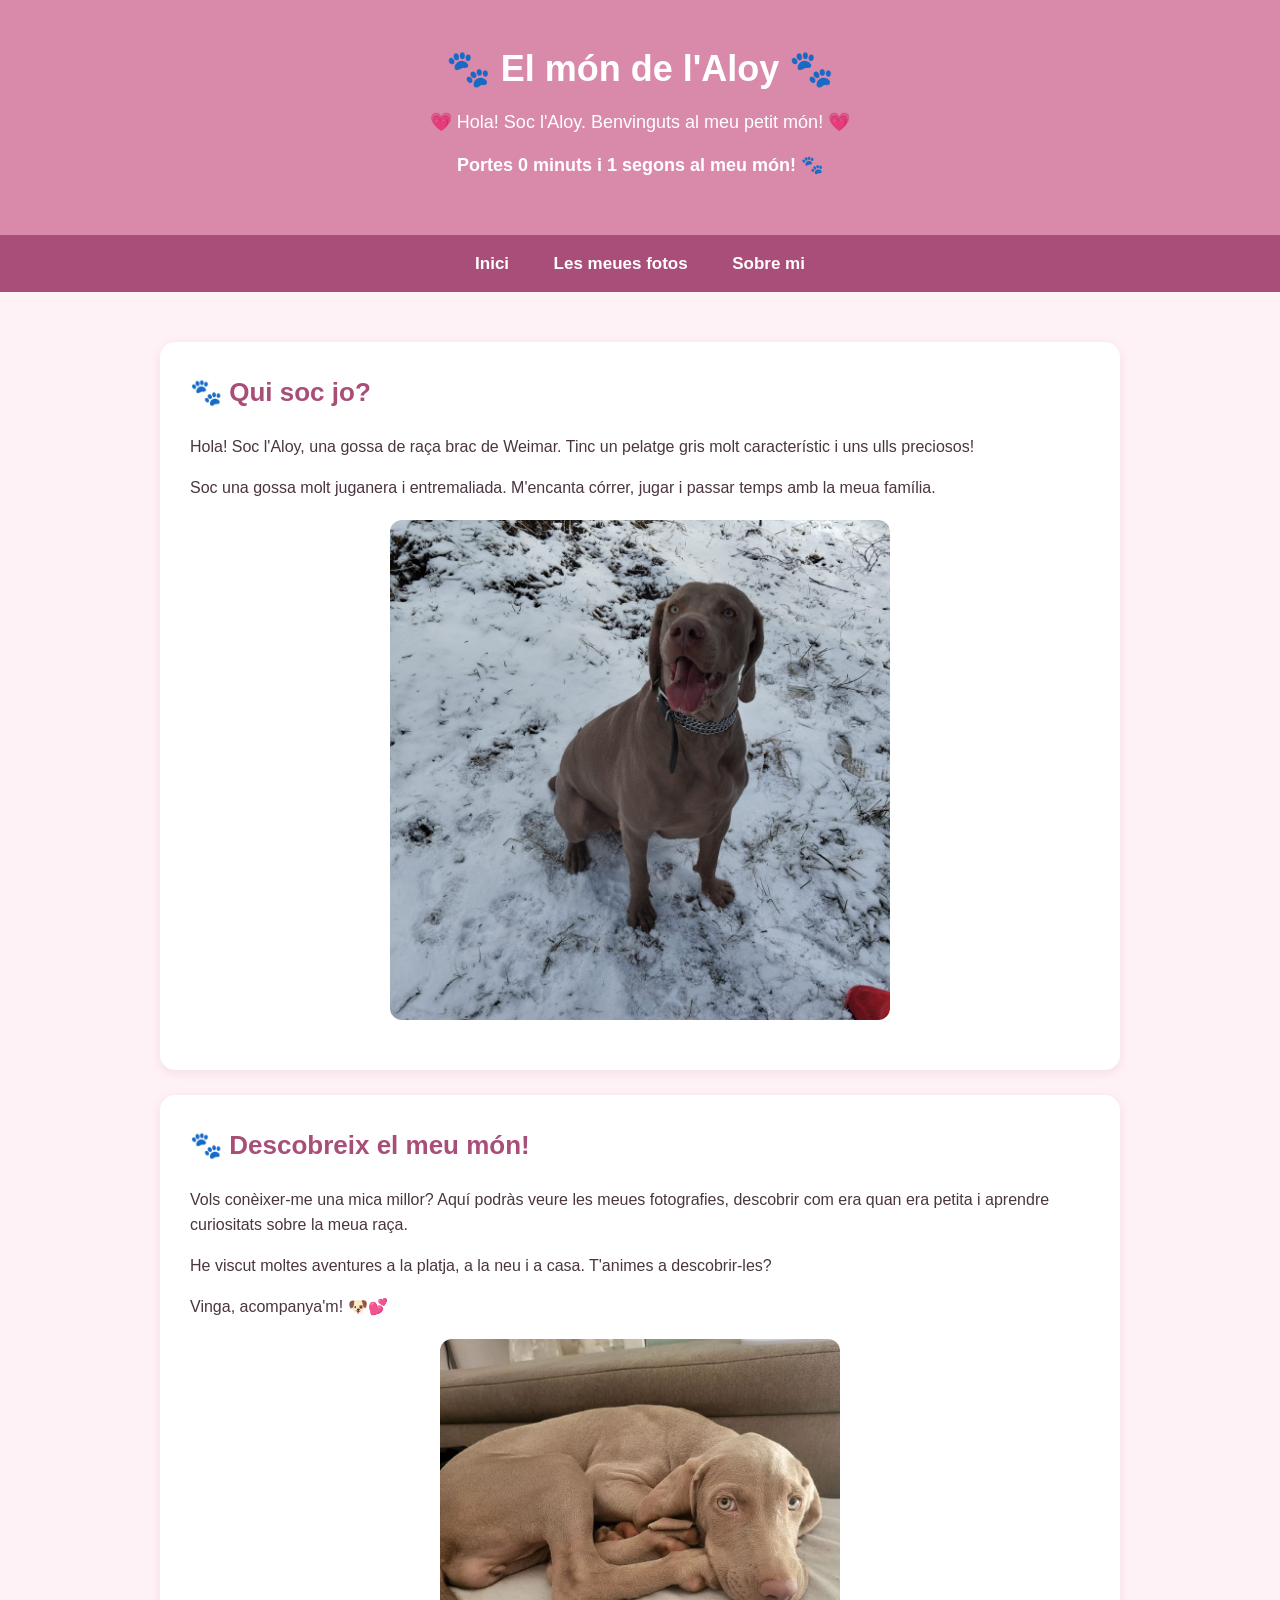
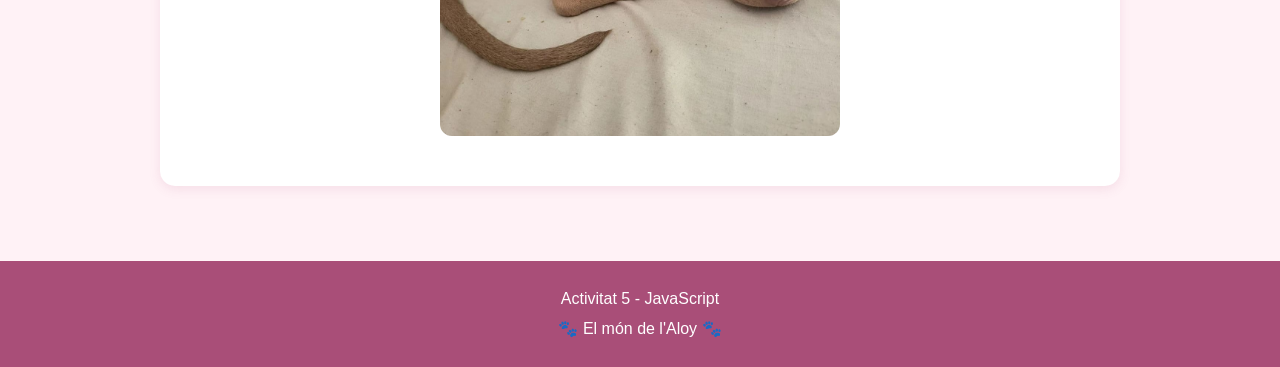
<file: index.html>
<!DOCTYPE html>
<html lang="ca">

<head>
    <meta charset="UTF-8">
    <meta name="viewport" content="width=device-width, initial-scale=1.0">

    <meta name="description"
          content="Coneix l'Aloy, una gossa de raça brac de Weimar, i descobreix les seues aventures.">

    <meta name="author" content="Alumne">

    <meta name="keywords"
          content="Aloy, gossa, brac de Weimar, aventures, mascotes">

    <title>Inici - El món de l'Aloy</title>

    <link rel="stylesheet" href="css/estils.css">

    <script>
        let segons = 0;

        function actualitzarRellotge() {
            segons++;

            let minuts = Math.floor(segons / 60);
            let segonsRestants = segons % 60;

            document.getElementById("rellotge").textContent =
                "Portes " + minuts + " minuts i " +
                segonsRestants + " segons al meu món! 🐾";
        }

        window.onload = function() {
            setInterval(actualitzarRellotge, 1000);
        };
    </script>

</head>

<body>

    <header>
        <h1>🐾 El món de l'Aloy 🐾</h1>

        <p>
            💗 Hola! Soc l'Aloy.
            Benvinguts al meu petit món! 💗
        </p>

        <div id="rellotge">
            Portes 0 minuts i 0 segons al meu món! 🐾
        </div>
    </header>

    <nav>
        <a href="index.html">Inici</a>
        <a href="galeria.html">Les meues fotos</a>
        <a href="aloy.html">Sobre mi</a>
    </nav>

    <main>

        <section>
            <h2>🐾 Qui soc jo?</h2>

            <p>
                Hola! Soc l'Aloy, una gossa de raça
                brac de Weimar. Tinc un pelatge gris
                molt característic i uns ulls preciosos!
            </p>

            <p>
                Soc una gossa molt juganera i entremaliada.
                M'encanta córrer, jugar i passar temps
                amb la meua família.
            </p>

            <img src="img/aloy-nieve.png"
                 alt="Jo, l'Aloy, jugant a la neu"
                 width="500">
        </section>

        <section>
            <h2>🐾 Descobreix el meu món!</h2>

            <p>
                Vols conèixer-me una mica millor?
                Aquí podràs veure les meues fotografies,
                descobrir com era quan era petita i
                aprendre curiositats sobre la meua raça.
            </p>

            <p>
                He viscut moltes aventures a la platja,
                a la neu i a casa. T'animes a descobrir-les?
            </p>

            <p>
                Vinga, acompanya'm! 🐶💕
            </p>

            <img src="img/aloy-cachorra-2.png"
                 alt="Jo, l'Aloy, quan era cadelleta"
                 width="400">
        </section>

    </main>

    <footer>
        <p>Activitat 5 - JavaScript</p>
        <p>🐾 El món de l'Aloy 🐾</p>
    </footer>

</body>

</html>
</file>
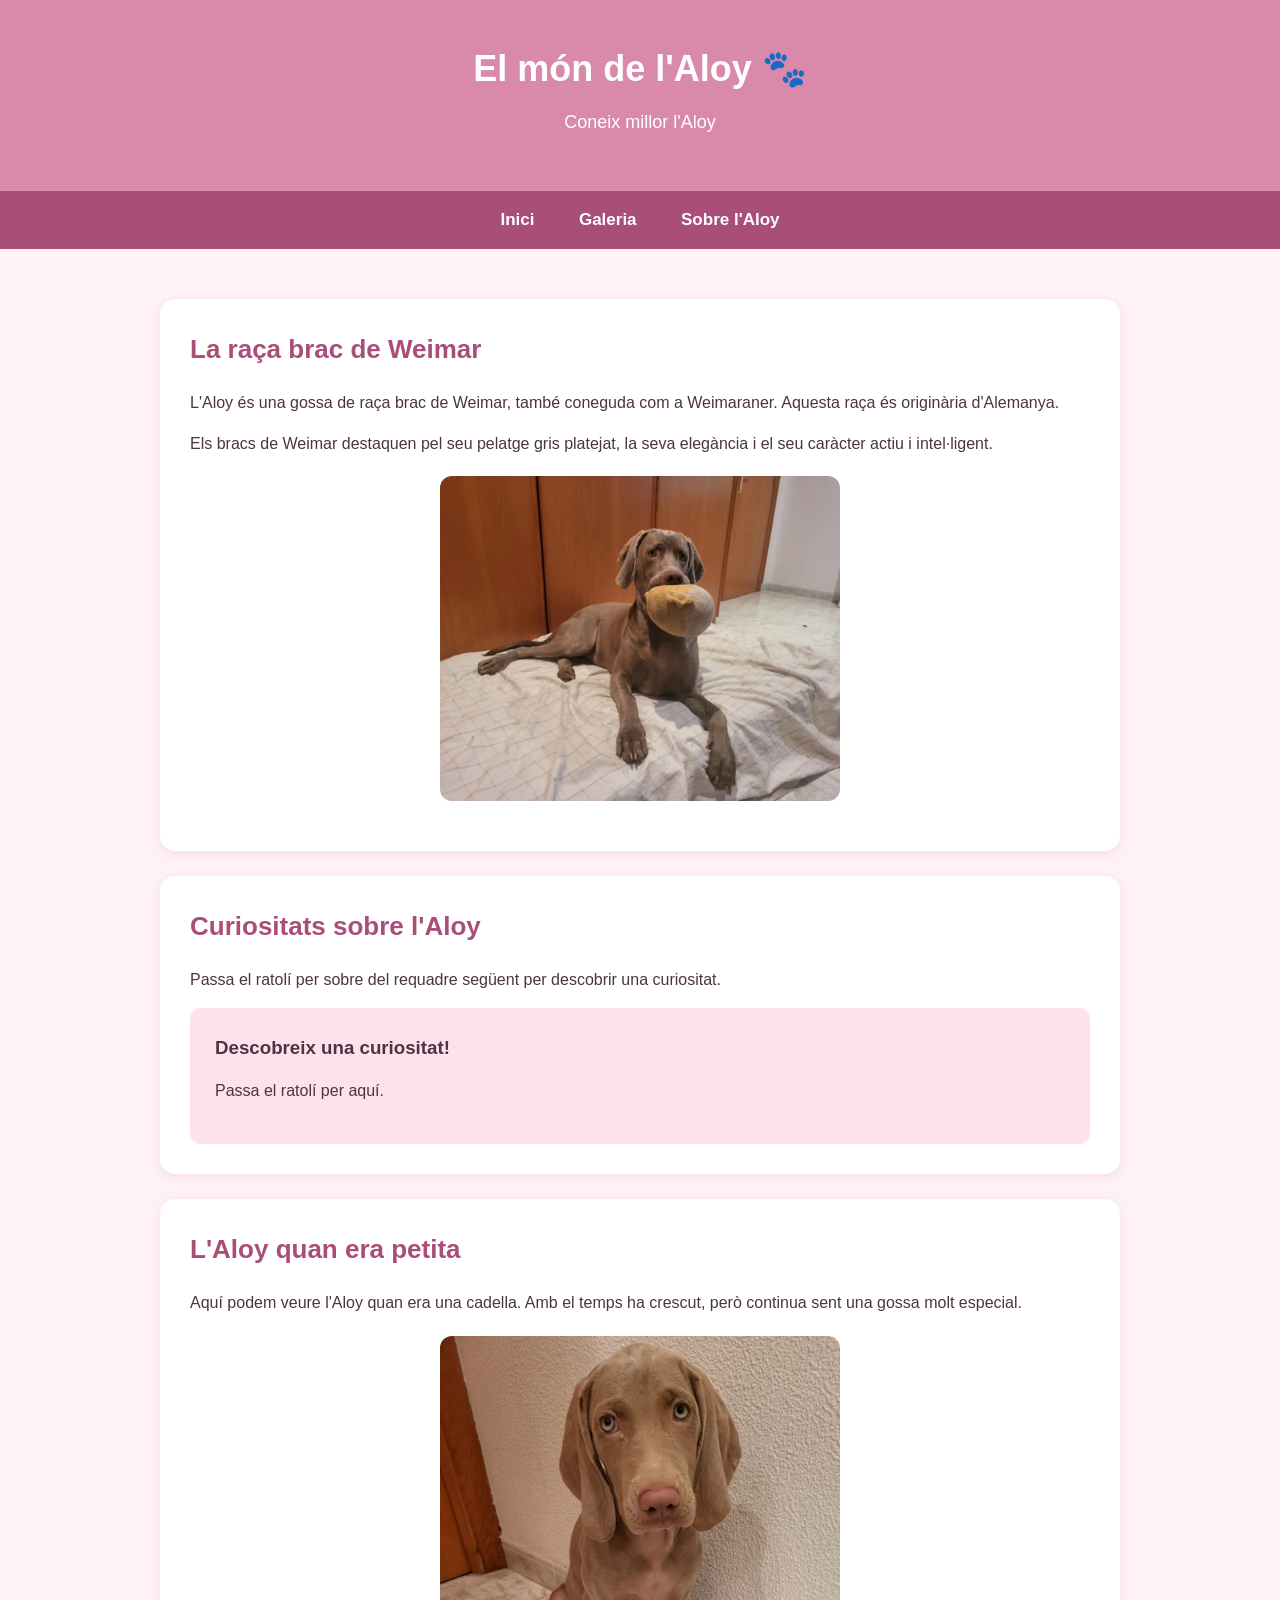
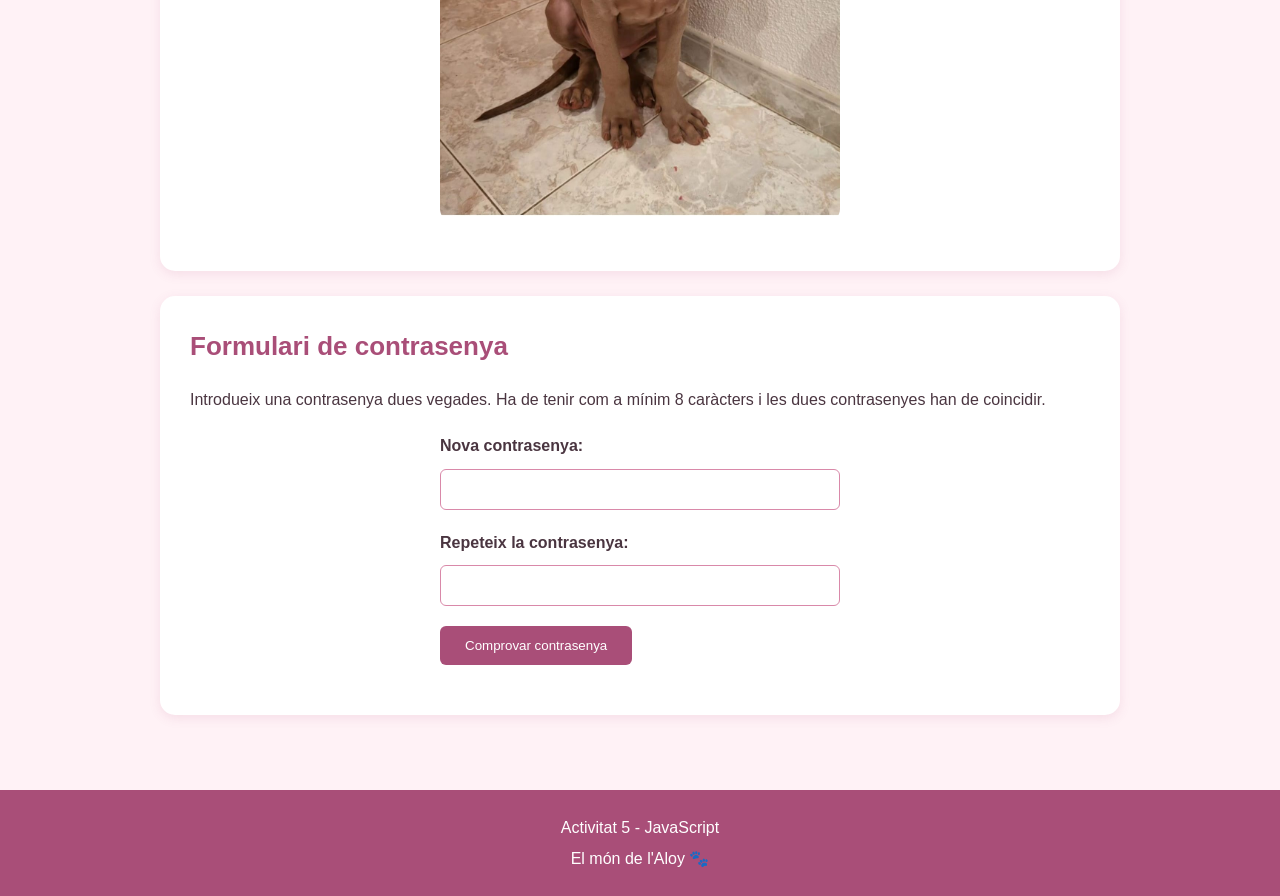
<file: aloy.html>
<!DOCTYPE html>
<html lang="ca">

<head>
    <meta charset="UTF-8">
    <meta name="viewport" content="width=device-width, initial-scale=1.0">
    <meta name="description" content="Informació i curiositats sobre l'Aloy i la raça brac de Weimar.">
    <meta name="author" content="Alumne">
    <meta name="keywords" content="Aloy, gossa, brac de Weimar, curiositats">

    <title>Sobre l'Aloy - El món de l'Aloy</title>

    <link rel="stylesheet" href="css/estils.css">

    <script src="components/script.js" defer></script>
</head>

<body>

    <header>
        <h1>El món de l'Aloy 🐾</h1>
        <p>Coneix millor l'Aloy</p>
    </header>

    <nav>
        <a href="index.html">Inici</a>
        <a href="galeria.html">Galeria</a>
        <a href="aloy.html">Sobre l'Aloy</a>
    </nav>

    <main>

        <section>
            <h2>La raça brac de Weimar</h2>

            <p>
                L'Aloy és una gossa de raça brac de Weimar,
                també coneguda com a Weimaraner.
                Aquesta raça és originària d'Alemanya.
            </p>

            <p>
                Els bracs de Weimar destaquen pel seu
                pelatge gris platejat, la seva elegància
                i el seu caràcter actiu i intel·ligent.
            </p>

            <img src="img/aloy-casa.png"
                 alt="L'Aloy descansant a casa"
                 width="400">
        </section>

        <section>
            <h2>Curiositats sobre l'Aloy</h2>

            <p>
                Passa el ratolí per sobre del requadre
                següent per descobrir una curiositat.
            </p>

            <div id="zonaInteractiva"
                 onmouseover="mostrarCuriositat()"
                 onmouseout="ocultarCuriositat()">

                <h3>Descobreix una curiositat!</h3>

                <p>
                    Passa el ratolí per aquí.
                </p>

                <p id="textOcult">
                    Els bracs de Weimar són gossos
                    molt enèrgics, intel·ligents
                    i afectuosos. Necessiten exercici
                    i els agrada estar acompanyats.
                </p>

            </div>
        </section>

        <section>
            <h2>L'Aloy quan era petita</h2>

            <p>
                Aquí podem veure l'Aloy quan era
                una cadella. Amb el temps ha crescut,
                però continua sent una gossa molt especial.
            </p>

            <img src="img/aloy-cachorra.png"
                 alt="L'Aloy quan era cadella"
                 width="400">
        </section>

        <section>
            <h2>Formulari de contrasenya</h2>

            <p>
                Introdueix una contrasenya dues vegades.
                Ha de tenir com a mínim 8 caràcters
                i les dues contrasenyes han de coincidir.
            </p>

            <form onsubmit="return validarContrasenya()">

                <label for="password1">
                    Nova contrasenya:
                </label>

                <input type="password"
                       id="password1"
                       name="password1"
                       required>

                <label for="password2">
                    Repeteix la contrasenya:
                </label>

                <input type="password"
                       id="password2"
                       name="password2"
                       required>

                <button type="submit">
                    Comprovar contrasenya
                </button>

            </form>
        </section>

    </main>

    <footer>
        <p>Activitat 5 - JavaScript</p>
        <p>El món de l'Aloy 🐾</p>
    </footer>

</body>

</html>
</file>
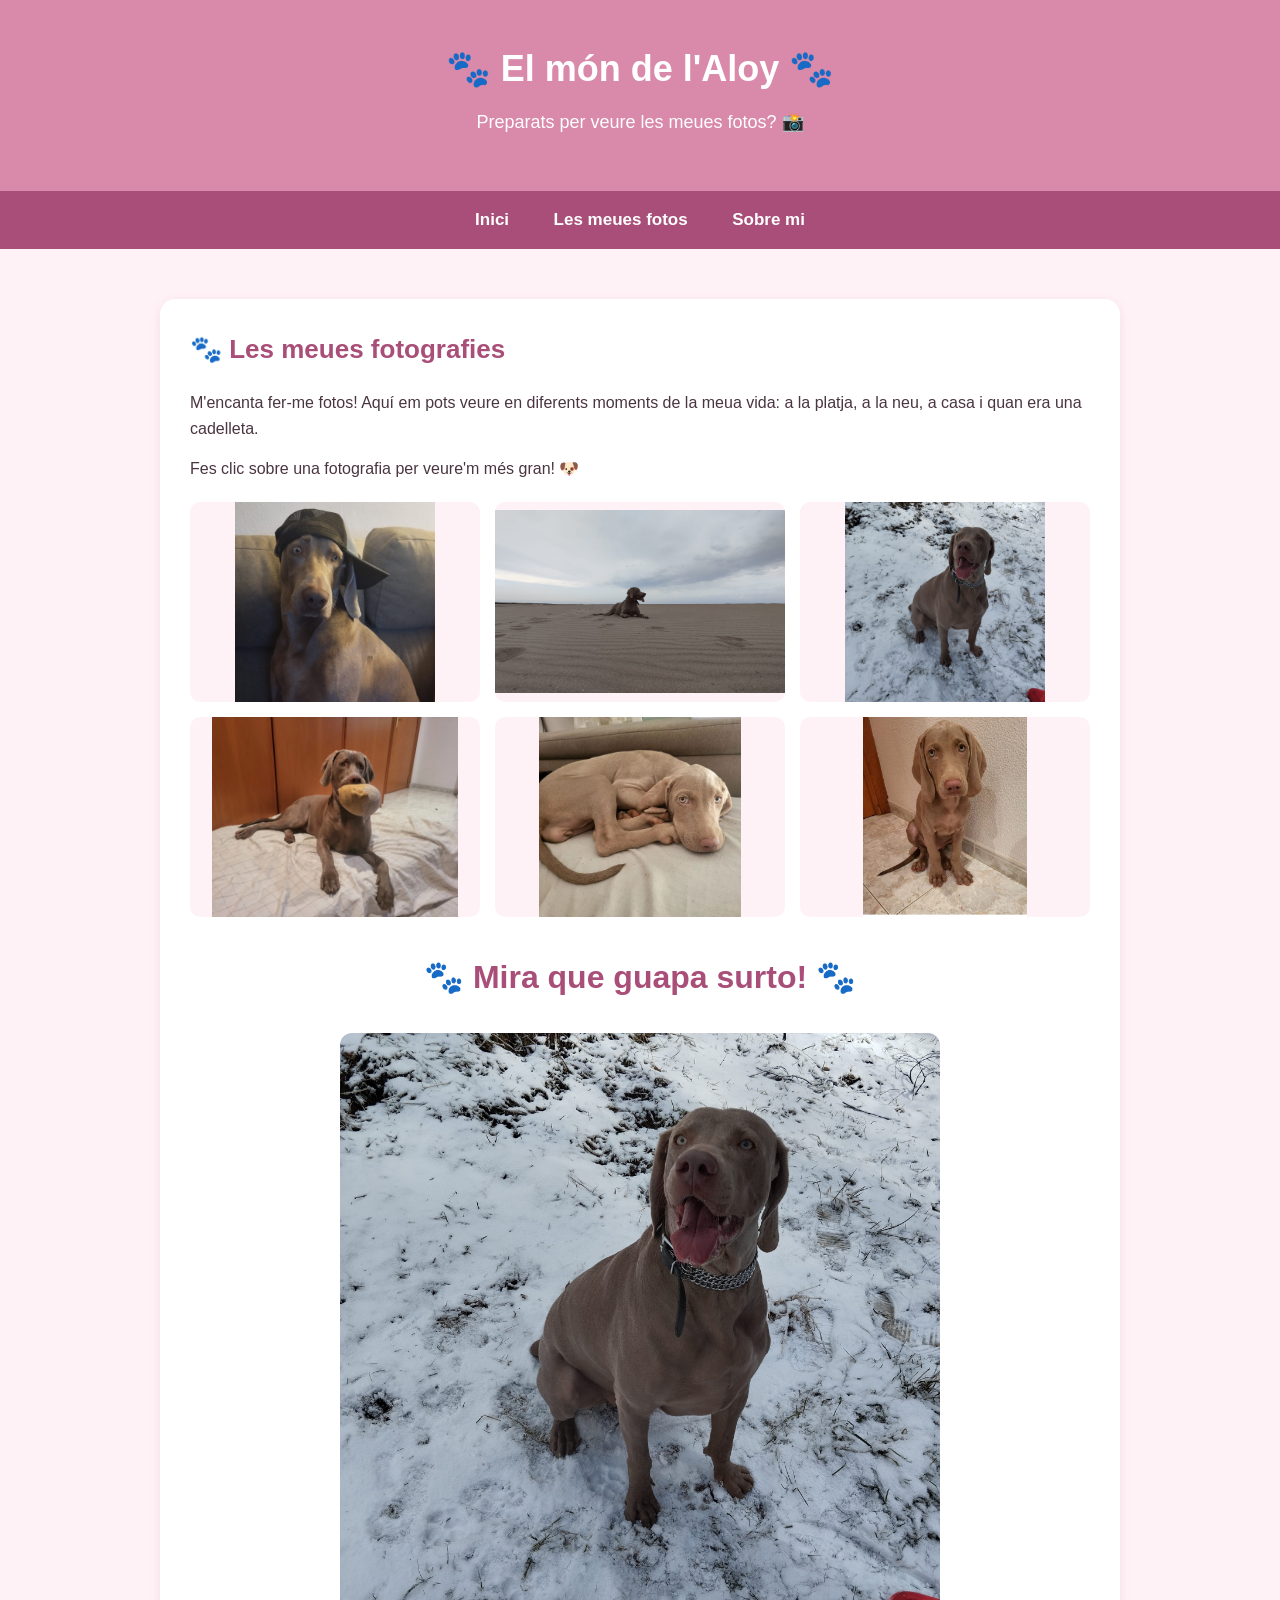
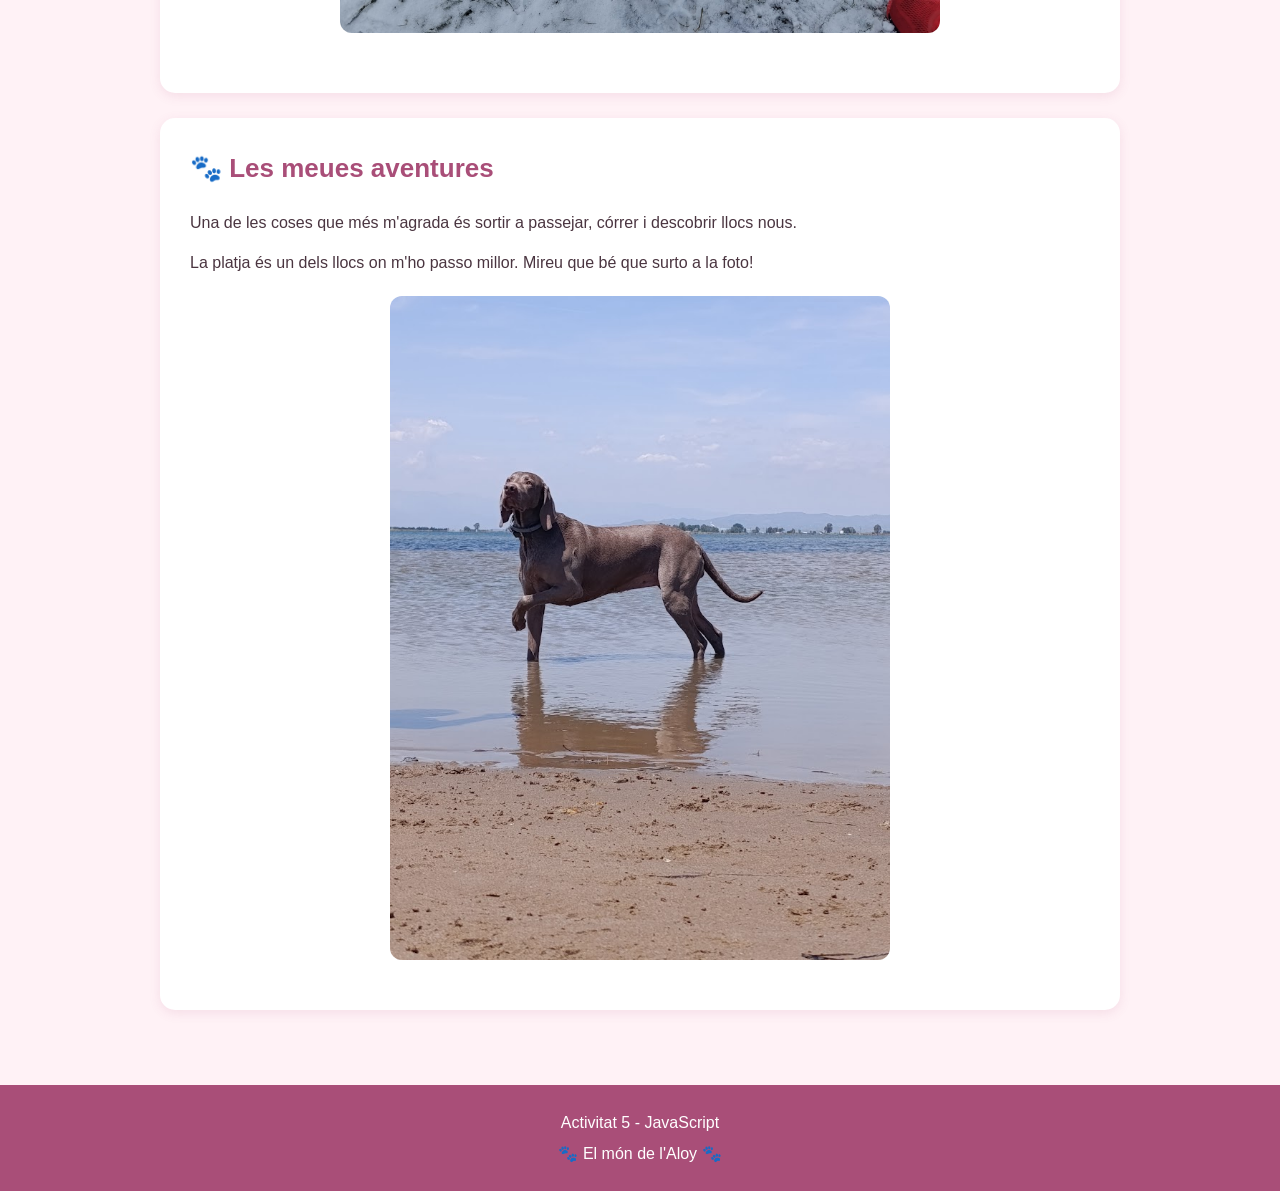
<file: galeria.html>
<!DOCTYPE html>
<html lang="ca">
<head>
    <meta charset="UTF-8">
    <meta name="viewport" content="width=device-width, initial-scale=1.0">
    <meta name="description" content="Descobreix les fotografies i aventures de l'Aloy.">
    <meta name="author" content="Alumne">
    <meta name="keywords" content="Aloy, galeria, fotografies, brac de Weimar">

    <title>Les meues fotos - El món de l'Aloy</title>

    <link rel="stylesheet" href="css/estils.css">

    <script>
        function mostrarImatge(foto, descripcio) {
            let imatgeGran = document.getElementById("imatgeGran");

            imatgeGran.src = foto;
            imatgeGran.alt = descripcio;
        }
    </script>
</head>

<body>

    <header>
        <h1>🐾 El món de l'Aloy 🐾</h1>
        <p>Preparats per veure les meues fotos? 📸</p>
    </header>

    <nav>
        <a href="index.html">Inici</a>
        <a href="galeria.html">Les meues fotos</a>
        <a href="aloy.html">Sobre mi</a>
    </nav>

    <main>

        <section>
            <h2>🐾 Les meues fotografies</h2>

            <p>
                M'encanta fer-me fotos! Aquí em pots veure
                en diferents moments de la meua vida:
                a la platja, a la neu, a casa i quan
                era una cadelleta.
            </p>

            <p>
                Fes clic sobre una fotografia per veure'm
                més gran! 🐶
            </p>

            <div class="galeria">

                <img src="img/aloy-gorra.png"
                     alt="Jo amb una gorra"
                     onclick="mostrarImatge(this.src, this.alt)">

                <img src="img/aloy-playa-2.png"
                     alt="Jo descansant a la platja"
                     onclick="mostrarImatge(this.src, this.alt)">

                <img src="img/aloy-nieve.png"
                     alt="Jo jugant a la neu"
                     onclick="mostrarImatge(this.src, this.alt)">

                <img src="img/aloy-casa.png"
                     alt="Jo a casa amb una joguina"
                     onclick="mostrarImatge(this.src, this.alt)">

                <img src="img/aloy-cachorra-2.png"
                     alt="Jo quan era cadelleta"
                     onclick="mostrarImatge(this.src, this.alt)">

                <img src="img/aloy-cachorra.png"
                     alt="Jo de petita"
                     onclick="mostrarImatge(this.src, this.alt)">

            </div>

            <h2 class="titolFotos">
                🐾 Mira que guapa surto! 🐾
            </h2>

            <img id="imatgeGran"
                 src="img/aloy-nieve.png"
                 alt="Jo, l'Aloy, a la neu">

        </section>

        <section>
            <h2>🐾 Les meues aventures</h2>

            <p>
                Una de les coses que més m'agrada
                és sortir a passejar, córrer i descobrir
                llocs nous.
            </p>

            <p>
                La platja és un dels llocs on m'ho passo
                millor. Mireu que bé que surto a la foto!
            </p>

            <img src="img/ALOY PLAYA.jpg"
                 alt="Jo gaudint de la platja"
                 width="500">
        </section>

    </main>

    <footer>
        <p>Activitat 5 - JavaScript</p>
        <p>🐾 El món de l'Aloy 🐾</p>
    </footer>

</body>
</html>
</file>
<file: css/estils.css>
* {
    margin: 0;
    padding: 0;
    box-sizing: border-box;
}

body {
    font-family: Arial, sans-serif;
    background-color: #fff2f6;
    color: #4a3540;
    line-height: 1.6;
}

header {
    background-color: #d989a9;
    color: white;
    text-align: center;
    padding: 40px 20px;
}

header h1 {
    font-size: 36px;
    margin-bottom: 10px;
}

header p {
    font-size: 18px;
}

nav {
    background-color: #a94e78;
    text-align: center;
    padding: 15px;
}

nav a {
    color: white;
    text-decoration: none;
    margin: 0 20px;
    font-size: 17px;
    font-weight: bold;
}

nav a:hover {
    color: #ffe1ed;
}

main {
    max-width: 1000px;
    margin: 30px auto;
    padding: 20px;
}

section {
    background-color: white;
    padding: 30px;
    margin-bottom: 25px;
    border-radius: 15px;
    box-shadow: 0 3px 12px rgba(169, 78, 120, 0.12);
}

h2 {
    color: #a94e78;
    margin-bottom: 20px;
    font-size: 26px;
}

h3 {
    margin-bottom: 15px;
}

p {
    margin-bottom: 15px;
}

main img {
    display: block;
    max-width: 100%;
    height: auto;
    margin: 20px auto;
    border-radius: 12px;
}



.galeria {
    display: grid;
    grid-template-columns: repeat(3, 1fr);
    gap: 15px;
    margin-top: 20px;
    margin-bottom: 30px;
}

.galeria img {
    width: 100%;
    height: 200px;
    object-fit: contain;
    background-color: #fff2f6;
    cursor: pointer;
    border-radius: 10px;
    margin: 0;
}

.galeria img:hover {
    opacity: 0.8;
    outline: 3px solid #d989a9;
}

.titolFotos {
    text-align: center;
    font-size: 32px;
    color: #a94e78;
    margin-top: 35px;
    margin-bottom: 20px;
}

#imatgeGran {
    display: block;
    max-width: 600px;
    width: 100%;
    height: auto;
    margin: 30px auto;
    border-radius: 12px;
}

#zonaInteractiva {
    padding: 25px;
    background-color: #ffe1ed;
    color: #4a3540;
    border-radius: 10px;
    cursor: pointer;
}

#textOcult {
    display: none;
}


#rellotge {
    text-align: center;
    font-size: 18px;
    font-weight: bold;
    margin: 15px;
}


form {
    max-width: 400px;
    margin: 20px auto;
}

label {
    display: block;
    font-weight: bold;
}

input {
    display: block;
    width: 100%;
    padding: 12px;
    margin: 10px 0 20px;
    border: 1px solid #d989a9;
    border-radius: 6px;
}

button {
    background-color: #a94e78;
    color: white;
    padding: 12px 25px;
    border: none;
    border-radius: 6px;
    cursor: pointer;
}

button:hover {
    background-color: #87375d;
}

footer {
    background-color: #a94e78;
    color: white;
    text-align: center;
    padding: 20px;
    margin-top: 30px;
}

footer p {
    margin: 5px;
}


@media (max-width: 600px) {
    header h1 {
        font-size: 28px;
    }

    nav a {
        display: block;
        margin: 10px;
    }

    main {
        padding: 10px;
    }

    section {
        padding: 20px;
    }

    .galeria {
        grid-template-columns: repeat(2, 1fr);
    }

    .galeria img {
        height: 180px;
    }

    #imatgeGran {
        width: 100%;
    }

    .titolFotos {
        font-size: 26px;
    }
}
</file>
